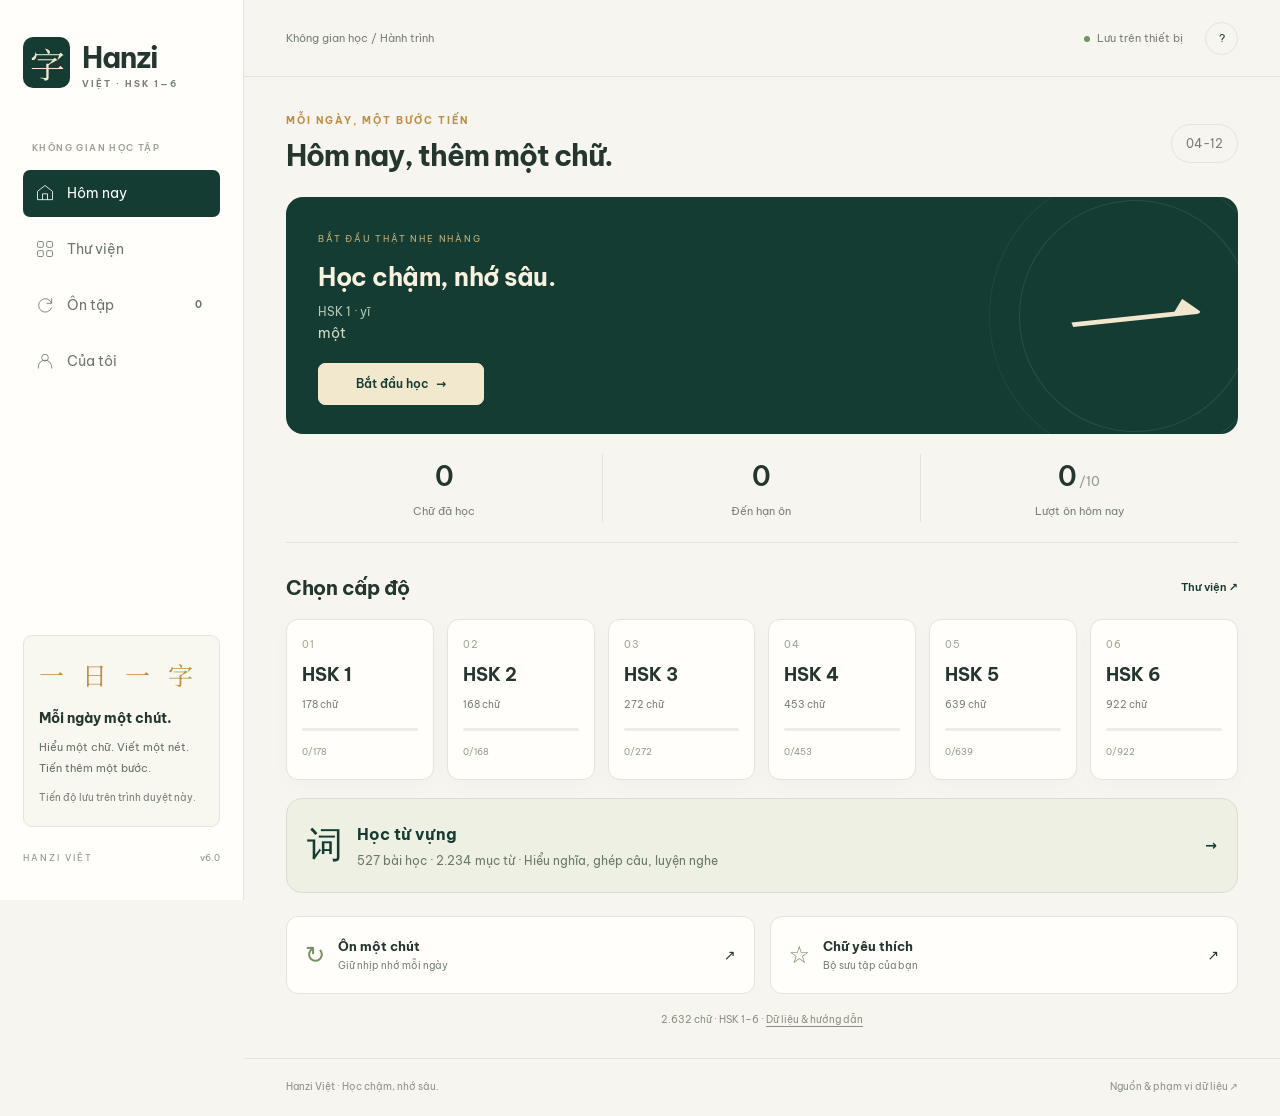
<file: index.html>
<!doctype html><html lang="vi"><head><meta charset="utf-8"><meta name="viewport" content="width=device-width,initial-scale=1,viewport-fit=cover"><meta name="theme-color" content="#153c32"><meta name="description" content="Học chữ Hán HSK 1–6: tra cứu, phân tích thành phần, luyện viết và ôn tập."><title>Hanzi Việt — Mỗi nét, một bước tiến</title><link rel="stylesheet" href="./css/style.css?v=6.0.0"><link rel="stylesheet" href="./css/mobile.css?v=6.1.0"><link rel="icon" href="./icon.svg" type="image/svg+xml"><link rel="stylesheet" href="./css/hanzi-analysis.css?v=2"></head><body>
<aside class="sidebar"><a class="brand" href="#home"><span class="seal">字</span><span>Hanzi<span class="brand-small">VIỆT · HSK 1—6</span></span></a><div class="side-label">KHÔNG GIAN HỌC TẬP</div><nav aria-label="Điều hướng chính"><a href="#home" data-page="home"><svg viewBox="0 0 24 24" fill="none" stroke="currentColor" aria-hidden="true"><path d="m3 10 9-7 9 7v10H3zM9 20v-7h6v7"/></svg> <span>Hôm nay</span></a><a href="#library" data-page="library"><svg viewBox="0 0 24 24" fill="none" stroke="currentColor" aria-hidden="true"><rect x="3" y="3" width="7" height="7" rx="1.5"/><rect x="14" y="3" width="7" height="7" rx="1.5"/><rect x="3" y="14" width="7" height="7" rx="1.5"/><rect x="14" y="14" width="7" height="7" rx="1.5"/></svg> <span>Thư viện</span></a><a href="#review" data-page="review"><svg viewBox="0 0 24 24" fill="none" stroke="currentColor" aria-hidden="true"><path d="M20 10a8 8 0 1 0 0 5M20 4v6h-6"/></svg> <span>Ôn tập</span><b id="dueBadge">0</b></a><a href="#guide" data-page="guide"><svg viewBox="0 0 24 24" fill="none" stroke="currentColor" aria-hidden="true"><circle cx="12" cy="8" r="4"/><path d="M4 21v-2a8 8 0 0 1 16 0v2"/></svg> <span>Của tôi</span></a></nav><div class="side-note"><span>一 日 一 字</span><h3>Mỗi ngày một chút.</h3><p>Hiểu một chữ. Viết một nét.<br>Tiến thêm một bước.</p><div class="tiny">Tiến độ lưu trên trình duyệt này.</div></div><div class="side-footer">HANZI VIỆT <span>v6.0</span></div></aside>
<div class="shell"><header><span id="breadcrumb">Không gian học / Hành trình</span><div class="top-actions"><span class="local-dot">Lưu trên thiết bị</span><button id="helpBtn" class="icon-btn" aria-label="Hướng dẫn">?</button></div></header><main id="main" tabindex="-1"><div class="loading">Đang mở thư viện Hán tự…</div></main><footer>Hanzi Việt · Học chậm, nhớ sâu. <a href="#guide">Nguồn & phạm vi dữ liệu ↗</a></footer></div>
<dialog id="characterDialog"><div class="dialog-top"><span id="dialogLabel">KHÁM PHÁ CHỮ HÁN</span><button id="closeDialog" class="icon-btn" aria-label="Đóng">✕</button></div><div id="characterContent"></div></dialog><div id="toast" role="status" aria-live="polite"></div>
<script src="./vendor/hanzi-writer.min.js" defer></script><script type="module" src="./js/app.js?v=hanzi-3"></script></body></html>
</file>
<file: css/style.css>
@import url('https://fonts.googleapis.com/css2?family=Be+Vietnam+Pro:wght@400;500;600;700;800&family=Noto+Serif+SC:wght@400;500;600&display=swap');
:root{--paper:#f6f5ef;--white:#fffefa;--ink:#24362e;--green:#153c32;--muted:#788076;--line:#e3e5dc;--gold:#be8d42;--pale:#eaf0e6;--red:#a3543f}*{box-sizing:border-box}body{margin:0;background:var(--paper);color:var(--ink);font:14px/1.65 'Be Vietnam Pro',system-ui,sans-serif}button,input,select{font:inherit}button,a{touch-action:manipulation}button{cursor:pointer}a{color:inherit;text-decoration:none}button:focus-visible,a:focus-visible,input:focus-visible,select:focus-visible{outline:3px solid #be8d42;outline-offset:3px}button:disabled{opacity:.45;cursor:default}h1,h2,h3,p{margin-top:0}h1{font-size:34px;letter-spacing:-1.2px;line-height:1.3;margin-bottom:12px}h2{font-size:20px;letter-spacing:-.5px}h3{font-size:16px}p{color:#657166}.sidebar{position:fixed;inset:0 auto 0 0;width:244px;background:var(--white);border-right:1px solid var(--line);padding:34px 23px;display:flex;flex-direction:column}.brand{display:flex;align-items:center;gap:12px;font-size:29px;font-weight:700;letter-spacing:-1px}.seal{display:grid;place-items:center;background:var(--green);color:#f3e8ce;width:47px;height:51px;border-radius:10px;font:35px 'Noto Serif SC',serif}.brand-small{display:block;font-size:9px;letter-spacing:2px;color:var(--muted);margin-top:-5px}.side-label{font-size:9px;font-weight:600;letter-spacing:1.4px;color:#9ba093;margin:49px 9px 14px}nav{display:grid;gap:9px}nav a{display:flex;gap:12px;align-items:center;padding:12px;border-radius:7px;color:#6c766b;font-size:14px}nav a.active{background:var(--green);color:white}nav b{margin-left:auto;font-size:10px;background:#ffffff25;border-radius:5px;padding:1px 6px}.side-note{margin-top:auto;border:1px solid var(--line);border-radius:9px;padding:20px 15px;background:#f8f8f1}.side-note>span{color:var(--gold);font:25px 'Noto Serif SC',serif;letter-spacing:6px}.side-note h3{margin:15px 0 7px;font-size:14px}.side-note p{font-size:11px;line-height:1.9}.tiny{font-size:10px;color:var(--muted)}.side-footer{font-size:9px;letter-spacing:2px;padding-top:24px;color:#8b9385}.side-footer span{float:right;letter-spacing:0}.shell{margin-left:244px}header{height:77px;border-bottom:1px solid var(--line);padding:0 42px;display:flex;align-items:center;justify-content:space-between;font-size:11px;color:var(--muted)}.top-actions{display:flex;gap:22px;align-items:center}.local-dot:before{content:'';display:inline-block;width:6px;height:6px;border-radius:100%;background:#729264;margin-right:7px}.icon-btn{border:1px solid var(--line);border-radius:50%;background:transparent;color:var(--ink);width:33px;height:33px}main{max-width:1310px;margin:auto;padding:36px 42px 20px;min-height:calc(100vh - 145px)}.eyebrow{font-size:10px;letter-spacing:2px;font-weight:700;color:var(--gold);margin-bottom:12px}.heading-row,.section-head{display:flex;align-items:center;justify-content:space-between;gap:15px}.intro p{max-width:600px;font-size:13px}.date-pill{border:1px solid var(--line);padding:8px 14px;border-radius:30px;font-size:11px;color:var(--muted);white-space:nowrap}.hero{background:var(--green);border-radius:13px;overflow:hidden;position:relative;color:#fff9e9;margin:25px 0;min-height:245px;padding:31px 34px;display:flex;align-items:center;justify-content:space-between}.hero-copy{max-width:55%;position:relative;z-index:1}.hero .eyebrow{color:#d6b980}.hero h2{font-size:27px;margin-bottom:10px;line-height:1.4}.hero p{color:#b9cdc0;font-size:12px;max-width:370px}.hero-art{width:240px;align-self:stretch;display:flex;align-items:center;justify-content:center;position:relative}.hero-art:before,.hero-art:after{content:'';position:absolute;border:1px solid #ffffff14;border-radius:50%;width:230px;height:230px}.hero-art:after{width:290px;height:290px}.hero-char{font:150px/1 'Noto Serif SC',serif;color:#f1e7ce;z-index:1;transform:rotate(-7deg)}.hero-art small{position:absolute;bottom:10px;right:0;letter-spacing:3px;color:#c6d1bc;font-size:9px}.btn{border:1px solid var(--line);background:var(--white);color:var(--ink);border-radius:7px;padding:10px 17px;display:inline-flex;align-items:center;justify-content:center;gap:8px;font-weight:500;font-size:12px}.btn.primary{background:var(--green);border-color:var(--green);color:white}.btn.cream{background:#f2e8ce;color:var(--green);border-color:#f2e8ce}.btn.ghost{background:transparent}.btn.small{padding:7px 11px;font-size:11px}.stats{display:grid;grid-template-columns:repeat(4,1fr);gap:15px;margin:25px 0 30px}.stat{background:var(--white);border:1px solid var(--line);border-radius:10px;padding:16px 18px}.stat-top{font-size:11px;color:var(--muted);display:flex;justify-content:space-between}.stat strong{font-size:28px;font-weight:600;letter-spacing:-1px;display:block;margin-top:7px}.stat small{font-size:10px;color:var(--muted)}.section-head{margin:28px 0 15px}.section-head h2{margin:0}.section-head p{font-size:11px;margin:2px 0 0}.text-link{font-size:11px;color:var(--green);font-weight:600}.levels{display:grid;grid-template-columns:repeat(3,1fr);gap:15px}.level-card{background:var(--white);border:1px solid var(--line);border-radius:10px;padding:20px;text-align:left;color:var(--ink);position:relative;transition:transform .15s,border-color .15s}.level-card:hover{transform:translateY(-3px);border-color:#80987b}.level-top{display:flex;justify-content:space-between}.level-no{font-size:10px;padding:3px 8px;border:1px solid var(--line);border-radius:5px;color:var(--muted)}.level-glyph{font:37px 'Noto Serif SC',serif;color:#8ba182}.level-card h3{margin:12px 0 3px;font-size:15px}.level-card p{font-size:10px;margin:0}.progress-line{height:4px;background:#ecede5;border-radius:5px;overflow:hidden;margin:16px 0 7px}.progress-line span{display:block;height:100%;background:#849e6f}.level-meta{display:flex;justify-content:space-between;font-size:10px;color:var(--muted)}.bottom-grid{display:grid;grid-template-columns:1fr 1fr;gap:18px;margin-top:25px}.panel{background:var(--white);border:1px solid var(--line);padding:23px;border-radius:10px}.panel h3{margin-bottom:10px}.daily{display:flex;gap:22px;align-items:center}.daily-glyph{font:66px 'Noto Serif SC',serif;min-width:80px;text-align:center;border-right:1px solid var(--line);padding-right:20px}.daily h3{margin:0}.daily p{font-size:12px;margin:5px 0 10px}.note{font-size:11px;padding:13px 16px;border-radius:7px;background:#eeefe5;color:#65705a;margin:18px 0}.note.warning{background:#fbefdf;color:#856028}.filters{display:flex;gap:10px;align-items:center;flex-wrap:wrap;margin:22px 0 15px}.search{flex:1;min-width:180px;border:1px solid var(--line);background:var(--white);border-radius:8px;padding:12px 14px}.select{border:1px solid var(--line);background:var(--white);border-radius:8px;padding:11px 14px}.segmented{display:flex;gap:5px;flex-wrap:wrap}.chip{border:1px solid var(--line);background:var(--white);border-radius:6px;padding:7px 12px;font-size:11px;color:var(--muted)}.chip.active{background:var(--green);border-color:var(--green);color:white}.library-toolbar{display:flex;justify-content:space-between;align-items:center;margin:18px 0;gap:10px;flex-wrap:wrap;font-size:11px;color:var(--muted)}.char-grid{display:grid;grid-template-columns:repeat(6,1fr);gap:12px}.char-card{position:relative;padding:18px 10px 14px;background:var(--white);border:1px solid var(--line);border-radius:9px;text-align:center;color:var(--ink)}.char-card:hover{border-color:#80987b;background:#f0f4eb}.char-card .hanzi{font:45px/1.4 'Noto Serif SC',serif;display:block}.char-card .py{color:var(--gold);font-size:11px;display:block;min-height:20px}.char-card .meaning{font-size:10px;color:var(--muted);display:block;white-space:nowrap;text-overflow:ellipsis;overflow:hidden}.learned-mark{position:absolute;right:8px;top:6px;color:#6d8e61;font-size:11px}.pagination{display:flex;justify-content:center;align-items:center;gap:15px;margin:23px 0;font-size:12px}footer{max-width:1310px;padding:20px 42px;margin:auto;color:#8d9488;font-size:10px;display:flex;justify-content:space-between;gap:15px;border-top:1px solid var(--line)}dialog{border:1px solid var(--line);border-radius:15px;background:var(--paper);color:var(--ink);max-width:920px;width:calc(100% - 32px);padding:0;max-height:92vh}dialog::backdrop{background:#10271f80;backdrop-filter:blur(3px)}.dialog-top{display:flex;align-items:center;justify-content:space-between;padding:15px 24px;border-bottom:1px solid var(--line);font-size:10px;letter-spacing:1px;position:sticky;top:0;background:var(--paper);z-index:3}.detail-main{display:grid;grid-template-columns:260px 1fr;gap:25px;padding:25px}.writer-col{text-align:center}.writer-box{background:var(--white);border:1px solid var(--line);border-radius:9px;width:240px;height:240px;margin:0 auto 12px;position:relative;background-image:linear-gradient(45deg,transparent 49.7%,#e5e7dc 50%,transparent 50.3%),linear-gradient(-45deg,transparent 49.7%,#e5e7dc 50%,transparent 50.3%),linear-gradient(90deg,transparent 49.7%,#e5e7dc 50%,transparent 50.3%),linear-gradient(transparent 49.7%,#e5e7dc 50%,transparent 50.3%);touch-action:none;overflow:hidden}.writer-fallback{font:150px/240px 'Noto Serif SC',serif;color:#49654b}.writer-actions{display:flex;gap:6px;justify-content:center;flex-wrap:wrap}.writing-status{font-size:11px;color:var(--muted);min-height:36px;margin:12px 0}.detail-title{font-size:31px;margin-bottom:4px}.detail-pinyin{color:var(--gold);font-size:18px}.detail-meaning{font-size:19px;margin:12px 0}.en{font-size:12px;color:var(--muted)}.tag{font-size:10px;display:inline-block;padding:2px 7px;border-radius:4px;background:var(--pale);color:#527049;margin-right:5px}.detail-tabs{display:flex;overflow:auto;gap:8px;border-bottom:1px solid var(--line);margin:18px 0 15px;padding-bottom:8px}.detail-tabs button{white-space:nowrap}.detail-section{font-size:12px}.component{font:24px 'Noto Serif SC',serif;color:var(--green);background:var(--pale);padding:12px;border-radius:8px;margin-bottom:14px;overflow-wrap:anywhere}.detail-section h3{font-size:13px;margin:18px 0 6px}.word-row{border-bottom:1px solid var(--line);padding:10px 0;display:flex;align-items:center;justify-content:space-between;gap:12px}.word-row strong{font:23px 'Noto Serif SC',serif}.word-row p{font-size:11px;margin:0}.word-row span{font-size:11px;color:var(--gold)}.sentence{border-left:3px solid #9eb38a;padding:4px 12px;margin:13px 0}.sentence .zh{font:22px/1.7 'Noto Serif SC',serif}.sentence p{margin:4px 0}.detail-buttons{display:flex;flex-wrap:wrap;gap:7px;margin-top:18px}.empty{text-align:center;padding:50px 20px;color:var(--muted)}.review-card{max-width:650px;margin:25px auto;text-align:center;padding:35px}.review-glyph{font:130px 'Noto Serif SC',serif;margin:20px 0}.review-answer{border-top:1px solid var(--line);margin-top:20px;padding-top:20px}.review-actions{display:flex;justify-content:center;gap:10px;flex-wrap:wrap;margin-top:20px}.review-actions .again{border-color:#d7b9a9;color:var(--red)}.guide-grid{display:grid;grid-template-columns:1fr 1fr;gap:18px}.guide-grid .panel{font-size:12px}.guide-grid li{margin-bottom:10px;color:#657166}.source-link{display:block;text-decoration:underline;text-underline-offset:3px;margin:8px 0;color:var(--green)}.coverage{width:100%;border-collapse:collapse;font-size:11px}.coverage th,.coverage td{text-align:left;padding:10px;border-bottom:1px solid var(--line)}#toast{position:fixed;bottom:26px;left:50%;transform:translateX(-50%);background:var(--green);color:white;border-radius:8px;padding:12px 20px;z-index:20;font-size:12px;display:none;max-width:90vw}.loading{padding:70px;text-align:center;color:var(--muted)}.error{padding:20px;background:#fbefdf;border-radius:10px;color:#854f2f}.file-input{display:none}.guide-wide{grid-column:1/-1}.notice-small{font-size:10px;color:var(--muted)}
@media(min-width:1450px){.char-grid{grid-template-columns:repeat(8,1fr)}}
@media(max-width:1100px){.sidebar{width:205px;padding:28px 15px}.shell{margin-left:205px}main{padding:28px}header{padding:0 28px}.char-grid{grid-template-columns:repeat(5,1fr)}.levels{gap:10px}.hero-art{width:180px}.hero-char{font-size:125px}.stats{gap:10px}.stat{padding:14px}.stat strong{font-size:25px}.detail-main{grid-template-columns:245px 1fr;gap:15px;padding:20px}}
@media(max-width:760px){.sidebar{position:relative;width:100%;padding:15px 18px;border-right:0;border-bottom:1px solid var(--line);display:block}.brand{font-size:24px}.seal{width:36px;height:39px;font-size:28px}.brand-small{font-size:8px}.side-label,.side-note,.side-footer{display:none}nav{display:flex;gap:5px;margin-top:15px;overflow:auto}nav a{font-size:11px;padding:9px;gap:5px;white-space:nowrap;flex:1;justify-content:center}nav a:last-child span{font-size:0}nav a:last-child span:after{content:'Trợ giúp';font-size:11px}nav b{display:none}.shell{margin-left:0}header{height:48px;padding:0 19px;font-size:10px}.local-dot{display:none}main{padding:24px 18px 20px}h1{font-size:27px}.date-pill{display:none}.intro p{font-size:12px}.hero{padding:24px 21px;min-height:230px;margin:20px 0}.hero-copy{max-width:72%}.hero h2{font-size:23px}.hero p{font-size:11px}.hero-art{width:80px}.hero-char{font-size:90px}.hero-art:before{width:150px;height:150px}.hero-art:after{width:200px;height:200px}.hero-art small{display:none}.stats{grid-template-columns:1fr 1fr;gap:10px;margin:20px 0}.stat{padding:13px 15px}.stat strong{font-size:27px}.stat-top{font-size:10px}.levels{grid-template-columns:1fr 1fr}.level-card{padding:16px}.level-card p{font-size:9px}.bottom-grid,.guide-grid{grid-template-columns:1fr}.guide-wide{grid-column:auto}.panel{padding:19px}.section-head h2{font-size:18px}.char-grid{grid-template-columns:repeat(3,1fr);gap:9px}.char-card{padding:13px 7px}.char-card .hanzi{font-size:41px}.filters{gap:8px}.search{min-width:100%;order:-1}.select{flex:1;padding:9px;font-size:11px}.segmented{gap:5px}.chip{padding:6px 10px}.detail-main{display:flex;flex-direction:column;padding:17px}.detail-title{font-size:25px}.detail-info{min-width:0}.writer-col{border-bottom:1px solid var(--line);padding-bottom:15px}.detail-pinyin{font-size:16px}.detail-meaning{font-size:18px}.detail-tabs{position:sticky;top:64px;background:var(--paper);z-index:2;padding-top:6px}.dialog-top{padding:12px 17px}dialog{width:calc(100% - 16px);max-height:94vh}.review-glyph{font-size:110px}.review-card{padding:25px 16px}footer{padding:16px 18px;font-size:9px;display:block}footer a{display:block;margin-top:5px}.section-head .text-link{font-size:10px}.daily-glyph{font-size:53px}.coverage th,.coverage td{padding:8px 4px}.guide-grid .panel{overflow:auto}}
@media(prefers-reduced-motion:reduce){*{scroll-behavior:auto!important;transition:none!important}}
/* v2: content-first mobile dialog, visible tab panels and explicit scrolling. */
dialog{overflow-y:auto;overscroll-behavior:contain;max-height:92dvh;scroll-padding-top:70px}.detail-section{min-height:210px;scroll-margin-top:130px;outline-offset:4px}.detail-tabs{position:sticky;top:64px;background:var(--paper);z-index:2;flex-wrap:wrap;overflow:visible;padding-top:8px}.detail-tabs .chip{font-size:12px;padding:9px 12px;min-height:42px}.detail-overview{overflow-wrap:anywhere}.panel-title{font-size:18px!important;margin:4px 0 8px!important}.panel-lead{color:var(--muted);font-size:12px}.structure-overview{display:grid;grid-template-columns:1fr 1fr;gap:15px}.structure-overview .component{margin:5px 0}.ids-tree{padding:18px;background:var(--white);border:1px solid var(--line);border-radius:9px;overflow:auto;margin-bottom:12px}.ids-node{text-align:center}.ids-label{font-size:11px;color:#6c7f62}.ids-children{display:flex;gap:14px;align-items:center;justify-content:center;padding-top:12px}.ids-leaf{font:34px 'Noto Serif SC',serif;background:var(--pale);padding:8px 13px;border-radius:7px}.component-item{display:flex;gap:13px;align-items:center;padding:13px 0;border-bottom:1px solid var(--line)}.component-item .part-char{font:30px 'Noto Serif SC',serif;min-width:42px;text-align:center}.component-item>div{flex:1}.component-item p{margin:3px 0;font-size:11px}.sense-card,.usage-card{background:var(--white);border:1px solid var(--line);border-radius:8px;padding:15px;margin:12px 0}.sense-card ul{padding-left:20px}.sense-card li{margin:4px 0}.pattern{background:var(--pale);padding:12px;border-radius:5px}.sentence-source a{text-decoration:underline}.word-senses{font-size:11px;margin-top:6px}.word-senses summary{cursor:pointer;color:var(--green)}.word-senses p{padding:5px 0}.detail-meaning{font-size:17px;max-height:150px;overflow:auto}.jump-write{margin:20px 0;display:none}.writer-col h3{font-size:14px}.memory-note{border-left:3px solid var(--gold)}
@media(max-width:760px){dialog{max-height:94dvh;width:calc(100% - 16px)}.detail-info{order:0}.writer-col{order:1;border-top:1px solid var(--line);border-bottom:0;padding:20px 0 10px;scroll-margin-top:70px}.detail-main{gap:15px}.detail-tabs{top:55px;gap:6px;margin:14px 0 15px}.detail-tabs .chip{flex:1;white-space:nowrap;font-size:11px;padding:9px 7px}.detail-section{font-size:14px;scroll-margin-top:124px;min-height:250px}.detail-section p{line-height:1.8}.detail-section h3{font-size:15px}.detail-title{font-size:27px}.detail-meaning{font-size:17px;margin:9px 0}.detail-buttons{gap:6px;margin-top:12px}.detail-buttons .btn{min-height:38px}.structure-overview{gap:12px}.ids-tree{padding:15px 8px}.ids-children{gap:8px}.ids-leaf{font-size:28px;padding:8px}.jump-write{display:inline-flex}.sentence .zh{font-size:23px}.word-row p{font-size:13px}.detail-tabs .chip.active{box-shadow:0 2px 0 #d1b67d}.dialog-top{top:0}.notice-small{line-height:1.7}.word-row{align-items:flex-start}.word-row .btn{flex-shrink:0}}
@media(max-width:760px){.detail-tabs{display:grid;grid-template-columns:repeat(2,minmax(0,1fr));gap:7px}.detail-tabs .chip{width:100%;min-width:0;font-size:12px}.detail-section{scroll-margin-top:180px}}
</file>
<file: css/mobile.css>
/* Hanzi Việt v3 — short learning cards, independent canvas, thumb navigation. */
:root{--nav-h:72px;--card-shadow:0 6px 24px #193f2f05}button,a,input,select{ -webkit-tap-highlight-color:transparent}.muted{color:var(--muted)}.home-greeting{display:flex;align-items:center;justify-content:space-between;margin:0 0 23px}.home-greeting .eyebrow{margin-bottom:7px}.home-greeting h1{font-size:29px;margin:0}.day-badge{font-size:12px;border:1px solid var(--line);border-radius:30px;padding:9px 14px;color:var(--muted)}.continue-card{background:var(--green);border-radius:17px;padding:29px 32px;display:flex;justify-content:space-between;gap:20px;min-height:236px;overflow:hidden;position:relative;color:#f8f1df}.continue-kicker{font-size:9px;letter-spacing:1.8px;color:#c6b37c}.continue-copy{position:relative;z-index:1;max-width:70%}.continue-copy h2{font-size:25px;line-height:1.4;margin:11px 0 7px}.continue-copy p{font-size:12px;color:#b4c9b8;margin-bottom:18px}.continue-copy p span{color:#d1ddcb;font-size:14px}.continue-copy .btn{min-width:166px;font-weight:600}.continue-glyph{font:142px/1 'Noto Serif SC',serif;color:#f1e7ce;align-self:center;position:relative;transform:rotate(-6deg)}.continue-glyph:before{content:'';width:230px;height:230px;border:1px solid #dbe5d51a;border-radius:50%;position:absolute;left:50%;top:50%;transform:translate(-50%,-50%)}.continue-glyph:after{content:'';width:290px;height:290px;border:1px solid #dbe5d510;border-radius:50%;position:absolute;left:50%;top:50%;transform:translate(-50%,-50%)}.mini-stats{display:grid;grid-template-columns:repeat(3,1fr);padding:20px 0;border-bottom:1px solid var(--line);margin-bottom:25px}.mini-stats>div{text-align:center;border-right:1px solid var(--line)}.mini-stats>div:last-child{border:0}.mini-stats strong{display:block;font-size:27px;font-weight:600}.mini-stats small{font-size:13px;font-weight:400;color:#8f998a;margin-left:2px}.mini-stats span{font-size:11px;color:var(--muted)}.compact-levels{display:grid;grid-template-columns:repeat(6,minmax(0,1fr));gap:13px}.compact-level{padding:17px 15px;background:var(--white);border:1px solid var(--line);border-radius:12px;text-align:left;color:var(--ink);box-shadow:var(--card-shadow);position:relative}.level-index{font-size:10px;color:#9aa98f;letter-spacing:1px;display:block}.compact-level strong{font-size:18px;display:block;margin:7px 0 2px}.compact-level>small{font-size:10px;color:var(--muted)}.compact-level .progress-line{height:3px;margin:13px 0 8px}.level-completion{font-size:9px;color:#929c89}.compact-level:hover{border-color:#8eaa83;background:#f0f3e8}.home-shortcuts{display:grid;grid-template-columns:1fr 1fr;gap:15px;margin:23px 0 18px}.home-shortcuts>a,.home-shortcuts>button{border:1px solid var(--line);background:var(--white);border-radius:12px;display:flex;align-items:center;gap:13px;padding:18px;text-align:left;color:var(--ink)}.home-shortcuts>*>div{flex:1}.home-shortcuts b{font-size:13px;display:block}.home-shortcuts small{font-size:10px;color:var(--muted);display:block}.shortcut-symbol{font-size:24px;color:#739064}.home-footnote{text-align:center;font-size:10px;color:#889180}.home-footnote a{text-decoration:underline;text-underline-offset:3px}.backup-panel{margin:20px 0}.backup-actions{display:flex;gap:10px}.guide-accordions{display:grid;gap:12px}.guide-topic{background:var(--white);border:1px solid var(--line);border-radius:12px;padding:0 20px;overflow:hidden;font-size:12px}.guide-topic>summary{padding:20px 0;list-style:none;cursor:pointer;font-size:14px;font-weight:500;display:flex;gap:14px;align-items:center}.guide-topic>summary::-webkit-details-marker{display:none}.guide-topic>summary>span{color:var(--gold);font-size:11px}.guide-topic>summary>b{margin-left:auto;font-weight:400}.guide-topic[open]>summary{border-bottom:1px solid var(--line);margin-bottom:17px}.guide-topic p{line-height:1.8}.guide-topic li{margin-bottom:10px}.guide-topic ol{padding-left:22px}.guide-topic[open]>summary>b{transform:rotate(45deg)}
/* Learning shell: only the active stage scrolls. */
#characterDialog{width:min(780px,calc(100% - 40px));height:min(820px,calc(100dvh - 40px));max-height:calc(100dvh - 40px);padding:0;overflow:hidden;border-radius:20px;scroll-padding:0;background:#f7f7f0}#characterDialog[open]{display:flex;flex-direction:column}#characterDialog .dialog-top{position:relative;flex-shrink:0;padding:12px 22px;height:57px;background:var(--white);letter-spacing:0}.study-heading{font-size:10px;letter-spacing:1.5px;color:#6d7e68}.study-heading-level{display:block;font-size:10px;color:#98a08e;letter-spacing:0;margin-top:1px}.dialog-top .icon-btn{height:36px;width:36px}#characterContent{min-height:0;flex:1}.study-layout{height:100%;display:flex;flex-direction:column}.study-identity{display:flex;gap:14px;align-items:center;padding:16px 25px 14px;flex-shrink:0}.identity-char{font:57px/1.1 'Noto Serif SC',serif;color:var(--green);min-width:64px;text-align:center}.identity-copy{min-width:0;flex:1}.identity-reading{font-size:17px;color:var(--gold);line-height:1.5}.identity-reading .tag{margin-left:8px;vertical-align:middle;font-size:9px}.meaning-disclosure{font-size:13px;position:relative}.meaning-disclosure>summary{list-style:none;cursor:pointer;display:-webkit-box;-webkit-line-clamp:2;-webkit-box-orient:vertical;overflow:hidden;line-height:1.5}.meaning-disclosure>summary::-webkit-details-marker{display:none}.meaning-disclosure[open]>p{position:absolute;inset:30px -10px auto -10px;background:var(--white);box-shadow:0 8px 25px #203e2920;border:1px solid var(--line);padding:14px;border-radius:9px;z-index:5;font-size:13px;color:var(--ink);max-height:190px;overflow:auto}.round-action{width:42px;height:42px;flex-shrink:0;border-radius:50%;border:1px solid var(--line);background:var(--white);color:var(--green);font-size:18px;display:inline-grid;place-items:center}.round-action.is-favorite{background:#f6edda;border-color:#d6ba7e;color:var(--gold)}.study-tabs{display:flex;gap:2px;margin:0 22px;border-bottom:1px solid var(--line);flex-shrink:0}.study-tabs button{flex:1;display:flex;flex-direction:column;gap:2px;align-items:center;padding:8px 2px 10px;border:0;border-bottom:2px solid transparent;color:#8c9583;background:transparent;font-size:11px;white-space:nowrap;min-height:51px}.study-tabs button>span{font-size:16px;line-height:1.1;height:19px}.study-tabs button.selected{color:var(--green);border-bottom-color:var(--green);font-weight:600}.study-tabs button.passed{color:#8d9c72}.study-scroll{flex:1;min-height:0;overflow-y:auto;overscroll-behavior:contain;padding:22px 28px 18px;scrollbar-width:thin;scrollbar-color:#c5ceba transparent;outline:none}.study-scroll>*{max-width:570px;margin-left:auto;margin-right:auto}.stage-kicker{font-size:9px;letter-spacing:1.4px;color:var(--gold);font-weight:600;margin-bottom:6px}.stage-title{font-size:18px;margin:0 0 15px;line-height:1.5;font-weight:600;letter-spacing:-.5px}.study-card{border:1px solid var(--line);border-radius:14px;background:var(--white);padding:22px;box-shadow:var(--card-shadow)}.study-card>p:last-child{margin-bottom:0}.structure-card{padding:19px 22px}.radical-pair{display:grid;grid-template-columns:1fr 1fr;gap:18px;text-align:center}.radical-pair>div:first-child{border-right:1px solid var(--line)}.radical-pair>div>span{display:block;font-size:10px;color:var(--muted)}.radical-pair strong{display:block;font:45px/1.4 'Noto Serif SC',serif;color:var(--green);margin:5px 0}.radical-pair p{font-size:11px;margin:0}.compact-tree{border-top:1px solid var(--line);padding-top:14px;margin-top:16px;text-align:center}.tiny-tree-node>span{font-size:9px;color:#8b977c}.tiny-tree-node>div{display:flex;gap:13px;align-items:center;justify-content:center;margin-top:7px}.tiny-tree-node b{font:28px 'Noto Serif SC',serif;color:var(--green);background:#eef1e5;border-radius:5px;padding:4px 10px}.parts-strip{display:flex;gap:8px;flex-wrap:wrap;margin-top:13px}.part-pill{flex:1;min-width:70px;display:flex;align-items:center;justify-content:center;gap:7px;padding:9px 8px;border:1px solid var(--line);border-radius:9px;background:var(--white);color:var(--ink)}.part-pill b{font:24px 'Noto Serif SC',serif}.part-pill span{font-size:10px;text-align:left;max-width:110px}.part-pill:disabled{opacity:1;cursor:default}.stage-hint{font-size:11px;color:#859174;line-height:1.7;margin:12px 0}.full-disclosure{border-top:1px solid var(--line);margin-top:16px;font-size:12px}.full-disclosure>summary{cursor:pointer;list-style:none;display:flex;align-items:center;justify-content:space-between;color:#6d7f63;font-size:11px;min-height:44px;gap:10px}.full-disclosure>summary::-webkit-details-marker{display:none}.full-disclosure>summary>span{font-size:17px}.full-disclosure[open]>summary>span{transform:rotate(45deg)}.expanded-copy{padding:12px 0}.expanded-copy .panel-title{font-size:16px!important}.expanded-copy .word-row p{font-size:12px}.expanded-copy .sentence .zh{font-size:21px}.writing-stage{text-align:center}.study-scroll .writer-box{width:240px;height:240px;background-color:var(--white);margin:18px auto 12px;border-radius:14px}.study-scroll .writing-status{font-size:11px;line-height:1.6;min-height:34px;max-width:300px;margin:8px auto 14px}.writing-controls{display:flex;gap:9px;align-items:center;justify-content:center}.writing-controls .btn{min-height:42px;min-width:100px}.study-segment{display:flex;padding:4px;background:#e9eee0;border-radius:9px;gap:4px;margin-bottom:16px}.study-segment button{border:0;border-radius:6px;background:transparent;flex:1;padding:8px 12px;font-size:12px;color:#829072;min-height:37px}.study-segment button.selected{background:var(--white);color:var(--green);box-shadow:0 1px 5px #31532e09}.study-segment button span{font-size:9px;padding:1px 4px;margin-left:4px;opacity:.7}.word-flash{text-align:center;padding:23px 23px 21px;min-height:240px;display:flex;flex-direction:column;align-items:center}.word-flash .tag{align-self:center;font-size:9px}.word-flash-char{font:46px/1.55 'Noto Serif SC',serif;color:var(--green);margin:9px 0 0;overflow-wrap:anywhere}.word-flash-py{font-size:14px;color:var(--gold)}.word-flash-meaning{font-size:15px;line-height:1.7;margin:16px 0;color:var(--ink)}.audio-pill{border:1px solid #dfe6d5;background:#f1f5e9;color:var(--green);border-radius:30px;padding:8px 16px;font-size:11px;min-height:39px;display:inline-flex;align-items:center;justify-content:center}.card-pager{display:flex;align-items:center;justify-content:center;gap:27px;margin:15px auto 4px;font-size:12px}.card-pager .round-action{width:39px;height:39px;font-size:17px}.flash-label{font-size:9px;letter-spacing:1.5px;color:#8d9b7c;font-weight:600}.sentence-flash{text-align:center;padding:24px}.sentence-flash-zh{font:29px/1.8 'Noto Serif SC',serif;color:var(--green);margin:24px 0 20px;overflow-wrap:anywhere}.translation-box{background:#f3f4ec;border-radius:10px;padding:15px;margin-top:21px;text-align:center}.translation-box>span{font-size:11px;color:#8a957d;display:block}.translation-box>p{font-size:14px;color:var(--ink);margin:0 0 8px}.translation-box>button{background:transparent;border:0;padding:5px;font-size:11px}.source-disclosure{font-size:10px;color:#8a957e;margin-top:16px;text-align:left;width:100%;line-height:1.8}.source-disclosure>summary{cursor:pointer;font-size:10px;color:#8a957e}.source-disclosure a{text-decoration:underline}.source-disclosure p{margin:7px 0 0}.source-caption{display:block;font-size:10px;color:#8a957e;line-height:1.7;margin-top:15px}.usage-flash h3{font-size:17px;margin-bottom:14px;line-height:1.6}.usage-flash>.pattern{font-size:13px}.usage-example{font:25px/1.7 'Noto Serif SC',serif;color:var(--green);margin:21px 0 6px}.usage-flash>p{font-size:13px}.usage-trap{background:#f7efdf;border-radius:8px;padding:12px;margin:17px 0}.usage-trap span{font-size:8px;letter-spacing:1px;color:#ae8a4d}.usage-trap p{font-size:12px;margin:4px 0;color:#80673c;line-height:1.8}.usage-word{display:flex;gap:13px;align-items:center;padding:12px 0;border-bottom:1px solid var(--line);font-size:12px}.usage-word b{font:25px 'Noto Serif SC',serif;min-width:62px}.origin-flash{text-align:center}.origin-glyph{font:62px 'Noto Serif SC',serif;color:var(--green);display:block;margin:2px 0 13px}.origin-flash h3{font-size:16px;margin:9px 0}.origin-flash>p{font-size:14px;line-height:1.9;text-align:left}.empty-stage{text-align:center;padding:35px 22px}.empty-stage h3{font-size:16px}.empty-stage p{font-size:13px}.empty-glyph{font:60px 'Noto Serif SC',serif;color:#a0b28b;display:block;margin-bottom:14px}.study-bottom{padding:11px 24px 17px;background:var(--white);border-top:1px solid var(--line);flex-shrink:0;z-index:6}.study-progress-meta{display:flex;align-items:center;justify-content:space-between;margin-bottom:9px;gap:10px;font-size:10px;color:#8d9780}.study-progress-meta>button{background:none;border:0;padding:0;font-size:10px;min-height:25px}.study-controls{display:flex;gap:10px}.step-back{border:1px solid var(--line);background:#f9faf3;color:#5c7152;border-radius:9px;min-width:47px;min-height:46px;font-size:20px}.step-primary{flex:1;display:flex;justify-content:space-between;border-radius:9px;font-size:12px}.session-complete{height:100%;display:flex;flex-direction:column;align-items:center;justify-content:center;padding:30px;text-align:center}.complete-seal{font:110px 'Noto Serif SC',serif;color:var(--green);display:block;margin-bottom:25px}.session-complete h2{font-size:23px}.session-complete p{font-size:13px;line-height:1.9}.session-complete .btn{margin:7px;min-width:200px}.study-scroll:focus-visible{outline:2px solid #bd9857;outline-offset:-3px}body.learning-open{overflow:hidden}#toast{bottom:95px}.review-card .review-actions{gap:8px}.review-card .btn{min-height:43px}.review-card .review-answer h2{font-size:19px;line-height:1.6}.review-card .review-glyph{margin:15px 0}.review-card .review-answer{padding-top:15px}.library-toolbar{scroll-margin-top:95px}#libraryResults{scroll-margin-top:16px}
@media (max-width:1100px) and (min-width:761px){.compact-levels{grid-template-columns:repeat(3,1fr)}.compact-level{padding:14px}.compact-level .progress-line{margin-top:10px}.continue-glyph{font-size:115px}}
@media (max-width:760px){
 .sidebar{position:static;width:100%;display:flex;flex-direction:row;align-items:center;justify-content:space-between;padding:15px 21px 11px;min-height:66px;background:var(--paper);border:0}.brand{font-size:23px;gap:9px}.brand .seal{width:32px;height:36px;border-radius:8px;font-size:26px}.brand-small{font-size:7px;letter-spacing:1.8px;margin-top:-3px}.sidebar nav{position:fixed;inset:auto 0 0 0;height:calc(var(--nav-h) + env(safe-area-inset-bottom));margin:0;z-index:10;background:#fffefaf5;backdrop-filter:blur(15px);border-top:1px solid var(--line);padding:9px 14px calc(9px + env(safe-area-inset-bottom));display:grid;grid-template-columns:repeat(4,1fr);gap:5px;overflow:visible}.sidebar nav a{display:flex;flex-direction:column;gap:3px;justify-content:center;align-items:center;padding:4px 5px;font-size:10px;min-height:47px;border-radius:10px;line-height:1.3;color:#97a08c}.sidebar nav a>svg{width:21px;height:21px;stroke-width:1.6}.sidebar nav a.active{color:var(--green);background:#edf2e5}.sidebar nav a span{font-size:10px!important;white-space:nowrap}.sidebar nav a:last-child span:after{display:none}.sidebar nav b{display:none}.shell{margin-left:0}header{position:absolute;top:15px;right:21px;width:auto;height:36px;padding:0;border:0}header>#breadcrumb{display:none}header .icon-btn{width:33px;height:33px;background:var(--white)}.top-actions{gap:0}main{padding:14px 20px 22px;min-height:calc(100dvh - 160px);max-width:600px;margin:auto}.shell>footer{display:none}body{padding-bottom:calc(var(--nav-h) + env(safe-area-inset-bottom))}.home-greeting{margin:7px 0 19px}.home-greeting .eyebrow{font-size:8px;letter-spacing:1.4px}.home-greeting h1{font-size:23px;letter-spacing:-.9px}.day-badge{font-size:10px;padding:6px 10px;margin-left:5px}.continue-card{min-height:189px;padding:23px 22px;border-radius:16px;gap:5px}.continue-kicker{font-size:7px;letter-spacing:1.3px}.continue-copy{max-width:75%}.continue-copy h2{font-size:19px;margin:9px 0 7px}.continue-copy p{font-size:10px;margin:0 0 15px;line-height:1.7}.continue-copy p span{font-size:11px}.continue-copy .btn{padding:9px 15px;min-height:39px;min-width:145px;font-size:11px}.continue-glyph{font-size:82px;margin-right:-1px}.continue-glyph:before{width:150px;height:150px}.continue-glyph:after{width:205px;height:205px}.mini-stats{padding:17px 0;margin:0 0 21px}.mini-stats strong{font-size:25px;line-height:1.5}.mini-stats span{font-size:9px}.mini-stats small{font-size:11px}.level-heading{margin:0 0 12px}.level-heading h2{font-size:17px}.level-heading .text-link{font-size:10px}.compact-levels{grid-template-columns:repeat(3,minmax(0,1fr));gap:9px}.compact-level{padding:12px 13px 10px;border-radius:10px}.level-index{position:absolute;right:10px;top:12px;font-size:8px;letter-spacing:0;color:#bac3ad}.compact-level strong{font-size:16px;line-height:1.6;margin:2px 0}.compact-level>small{font-size:9px}.compact-level .progress-line{margin:10px 0 4px;height:3px}.level-completion{font-size:8px}.home-shortcuts{gap:9px;margin:17px 0 12px}.home-shortcuts>a,.home-shortcuts>button{padding:12px;gap:8px;border-radius:10px}.home-shortcuts b{font-size:10px;line-height:1.8}.home-shortcuts small{font-size:8px;line-height:1.8}.shortcut-symbol{font-size:19px}.home-shortcuts>*>span:last-child{font-size:11px}.home-footnote{font-size:8px;margin:15px 0 3px}.intro>.eyebrow{font-size:8px;letter-spacing:1.2px;margin-bottom:7px}.intro h1{font-size:24px;margin-bottom:8px}.intro>p{font-size:11px;line-height:1.8;margin-bottom:17px}.intro{margin-top:7px}.filters{margin:15px 0 12px;gap:8px}.search{font-size:13px;padding:12px;border-radius:10px;min-height:45px}.filters .select{font-size:11px;padding:9px 12px;min-height:40px}.segmented{display:flex;flex-wrap:nowrap;gap:5px;overflow:auto;scrollbar-width:none;padding-bottom:3px}.segmented .chip{font-size:10px;padding:7px 10px;white-space:nowrap;flex-shrink:0}.library-toolbar{margin:14px 0 12px;font-size:10px}.library-toolbar>span:last-child{display:none}.char-grid{grid-template-columns:repeat(4,minmax(0,1fr));gap:8px}.char-card{padding:11px 5px 10px;border-radius:10px;min-width:0}.char-card .hanzi{font-size:35px;line-height:1.45}.char-card .py{font-size:9px;min-height:17px}.char-card .meaning{font-size:8px;line-height:1.7}.learned-mark{font-size:8px;right:6px;top:4px}.pagination{margin:18px 0;font-size:10px;gap:14px}.pagination .btn{min-height:39px}.review-card{margin:20px auto;padding:23px 17px;border-radius:15px}.review-card .review-glyph{font-size:103px}.review-card .eyebrow{font-size:9px}.review-card .review-actions .btn{font-size:10px;padding:9px 10px;flex:1;white-space:nowrap}.review-card .review-actions{gap:5px}.backup-panel{padding:21px 18px;border-radius:13px;margin:17px 0}.backup-panel h2{font-size:19px}.backup-panel p{font-size:12px}.backup-actions .btn{font-size:11px;flex:1;min-height:43px;padding:9px}.guide-topic{padding:0 15px;border-radius:11px}.guide-topic>summary{font-size:12px;padding:18px 0;gap:10px}.guide-topic p,.guide-topic li{font-size:12px}.guide-accordions{gap:10px}.guide-topic .coverage{font-size:10px}
 /* Fullscreen lesson; header and primary controls never scroll away. */
 #characterDialog{width:100%;max-width:none;height:100dvh;max-height:100dvh;margin:0;border:0;border-radius:0;inset:0;overflow:hidden}.learning-open .sidebar nav{display:none}.learning-open{padding-bottom:0}#characterDialog .dialog-top{height:52px;padding:8px 18px;background:var(--paper);border-bottom:0}.study-heading{font-size:8px;letter-spacing:1.3px}.study-heading-level{font-size:9px;margin-top:2px}.dialog-top .icon-btn{width:35px;height:35px;background:var(--white)}.study-identity{padding:5px 19px 13px;gap:11px}.identity-char{font-size:48px;min-width:49px}.identity-reading{font-size:15px}.identity-reading .tag{font-size:7px;margin-left:4px;padding:1px 5px}.meaning-disclosure{font-size:11px;line-height:1.6}.study-identity>.round-action{height:35px;width:35px;font-size:17px}.study-tabs{gap:0;margin:0 17px}.study-tabs button{font-size:9px;min-height:53px;padding:8px 0 9px;gap:4px}.study-tabs button>span{font-size:17px}.study-scroll{padding:18px 20px 14px}.stage-kicker{font-size:8px;margin-bottom:6px;letter-spacing:1.3px}.stage-title{font-size:16px;margin-bottom:13px}.study-card{padding:19px;border-radius:13px}.structure-card{padding:17px 18px}.radical-pair strong{font-size:39px;margin:3px 0}.radical-pair p{font-size:10px}.radical-pair>div>span{font-size:9px}.compact-tree{padding-top:12px;margin-top:13px}.tiny-tree-node>span{font-size:8px}.tiny-tree-node>div{gap:9px;margin-top:6px}.tiny-tree-node b{font-size:25px;padding:3px 10px}.parts-strip{gap:6px;margin-top:10px}.part-pill{min-width:70px;padding:7px 6px;gap:5px;min-height:41px}.part-pill b{font-size:20px}.part-pill span{font-size:9px;max-width:83px}.stage-hint{font-size:10px;margin:10px 0}.full-disclosure{margin-top:12px}.full-disclosure>summary{font-size:10px;min-height:42px}.study-scroll .writer-box{margin:10px auto 8px}.study-scroll .writing-status{margin:6px auto 12px;font-size:10px;min-height:30px;max-width:280px}.writing-controls{gap:8px}.writing-controls .btn{font-size:11px;min-height:42px;min-width:98px;padding:9px 12px}.writing-controls .round-action{width:40px;height:40px}.study-segment{padding:4px;margin-bottom:14px}.study-segment button{font-size:11px;padding:7px 10px;min-height:35px}.study-segment button span{font-size:8px}.word-flash{min-height:242px;padding:19px}.word-flash-char{font-size:43px;margin:10px 0 0}.word-flash-py{font-size:13px}.word-flash-meaning{font-size:13px;line-height:1.8;margin:14px 0}.audio-pill{font-size:10px;padding:8px 15px;min-height:38px}.card-pager{margin-top:13px;font-size:11px;gap:28px}.card-pager .round-action{width:39px;height:39px}.sentence-flash{padding:22px 19px;min-height:250px}.sentence-flash-zh{font-size:27px;line-height:1.8;margin:19px 0 18px}.translation-box{padding:12px;margin-top:17px}.translation-box>span{font-size:10px}.translation-box>p{font-size:13px}.translation-box>button{font-size:10px;min-height:31px}.flash-label{font-size:8px}.usage-flash h3{font-size:16px;margin-bottom:12px}.usage-flash .pattern{font-size:12px;padding:10px}.usage-example{font-size:24px;margin-top:17px}.usage-flash>p{font-size:12px}.usage-trap{margin:14px 0;padding:11px}.usage-trap p{font-size:11px}.usage-trap span{font-size:7px}.origin-glyph{font-size:53px;margin:0 0 10px}.origin-flash h3{font-size:15px}.origin-flash>p{font-size:13px;line-height:1.9}.source-caption{font-size:9px;margin-top:12px}.study-bottom{padding:7px 17px calc(12px + env(safe-area-inset-bottom))}.study-progress-meta{font-size:9px;margin-bottom:5px}.study-progress-meta>button{font-size:9px}.study-controls{gap:8px}.step-back{min-width:44px;min-height:45px;border-radius:9px;font-size:20px}.step-primary{font-size:11px;padding:10px 16px;min-height:45px}.session-complete{padding:25px}.complete-seal{font-size:100px}.session-complete h2{font-size:21px}.session-complete p{font-size:12px}.session-complete .btn{min-height:45px}.source-disclosure>summary{min-height:32px}.expanded-copy .detail-section{min-height:0}#toast{bottom:calc(85px + env(safe-area-inset-bottom));font-size:11px;padding:10px 15px;max-width:calc(100% - 35px)}.study-tabs button:focus-visible{outline-offset:-3px}
}
@media (max-height:680px) and (max-width:760px){#characterDialog .dialog-top{height:43px;padding-top:4px;padding-bottom:4px}.study-identity{padding-top:2px;padding-bottom:8px}.identity-char{font-size:39px}.study-tabs button{min-height:45px;padding:5px 0 6px;gap:2px}.study-tabs button>span{font-size:15px;height:16px}.study-scroll{padding:13px 17px}.stage-title{font-size:14px;margin-bottom:10px}.study-scroll .writer-box{margin:5px auto;transform:scale(.88);transform-origin:top center;margin-bottom:-22px}.study-scroll .writing-status{margin-top:6px;min-height:24px}.word-flash{min-height:210px}.sentence-flash{min-height:215px}.study-bottom{padding-top:5px;padding-bottom:calc(8px + env(safe-area-inset-bottom))}.study-progress-meta{margin-bottom:3px}.step-back,.step-primary{min-height:41px}.home-greeting h1{font-size:21px}}
@media (max-width:350px){main{padding-left:15px;padding-right:15px}.home-greeting h1{font-size:20px}.day-badge{display:none}.continue-card{padding:19px 17px}.continue-copy h2{font-size:17px}.continue-glyph{font-size:65px}.compact-level{padding:11px}.home-shortcuts{grid-template-columns:1fr 1fr}.home-shortcuts .shortcut-symbol{display:none}.identity-char{font-size:42px;min-width:43px}.study-identity{gap:7px;padding-left:15px;padding-right:15px}.study-identity>.round-action{width:32px;height:32px}.study-scroll{padding-left:15px;padding-right:15px}.study-tabs{margin-left:12px;margin-right:12px}}
@media (prefers-reduced-motion:reduce){*{scroll-behavior:auto!important;transition:none!important}}
.sidebar nav a>svg{width:20px;height:20px;flex-shrink:0}
@media (max-width:760px){.continue-card{height:190px;min-height:0;align-items:center;padding:20px}.continue-copy h2{font-size:18px;line-height:1.4}.continue-copy p{margin-bottom:12px}.compact-level>small,.level-completion{display:block;line-height:1.4}.level-completion{margin-top:4px}}
@media (max-height:680px) and (max-width:760px){.study-scroll .writer-box{transform:none;margin:6px auto}.study-scroll:has(.writing-stage)>.stage-title{display:none}}
.word-flash,.sentence-flash,.usage-flash{touch-action:pan-y}
@media (max-width:760px){.card-pager{position:relative;margin-bottom:23px}.card-pager:after{content:'Vuốt hoặc bấm mũi tên để lật thẻ';position:absolute;top:calc(100% + 5px);font-size:8px;color:#9aa48e;white-space:nowrap;letter-spacing:.1px}}

/* Vocabulary learning branch */
.vocab-entry{display:flex;align-items:center;gap:14px;margin:18px 0;text-decoration:none;padding:17px 20px;border:1px solid #d9dfcf;background:#edf0e3;border-radius:16px;color:#153c32}.vocab-entry>span{font-size:36px;font-family:serif}.vocab-entry div{flex:1}.vocab-entry b{font-size:16px}.vocab-entry small{display:block;font-size:12px;color:#6a796c;margin-top:4px}.vocab-return{display:block;padding:12px 20px;background:#e9efdc;font-size:13px}.vocab-dialog-return{font-size:11px;margin-right:10px;color:#153c32;text-decoration:none}.dialog-top:has(.vocab-dialog-return) #dialogLabel{flex:1}.dialog-top:has(.vocab-dialog-return){gap:5px}@media(max-width:600px){.vocab-entry{padding:13px 16px}.vocab-entry b{font-size:14px}.vocab-entry small{font-size:11px}.dialog-top:has(.vocab-dialog-return) .study-heading{display:none}.vocab-dialog-return{font-size:10px}}
.tiny-tree-unknown{font:25px 'Noto Serif SC',serif;color:#98a189;background:#eff1e6;border-radius:5px;padding:4px 10px}.ids-unknown{color:#98a189;background:#eff1e6;border-radius:5px;padding:2px 8px}
</file>
<file: css/hanzi-analysis.css>
.hanzi-analysis{max-width:680px;margin:auto;color:#243d35}.ha-heading{display:flex;justify-content:space-between;gap:8px;align-items:center}.ha-badge{font-size:10px;background:#e9eee7;border-radius:20px;padding:5px 9px;color:#496450}.hanzi-analysis .stage-title{margin:12px 0 6px}.ha-intro{color:#69766f;font-size:14px;margin:0 0 18px}.ha-facts{display:grid;grid-template-columns:repeat(3,1fr);border:1px solid #dce3d9;border-radius:14px;background:#fffdf8;padding:14px 6px;margin-bottom:18px}.ha-facts>span{text-align:center;font-size:11px;color:#6a746f;border-right:1px solid #e2e6de}.ha-facts>span:last-child{border:0}.ha-facts b{display:block;color:#244438;font-size:15px;margin-bottom:4px}.ha-map{padding:20px 14px;background:#f2f5ee;border:1px solid #dce3d9;border-radius:18px}.ha-root{display:flex;align-items:center;flex-direction:column;width:136px;margin:auto;background:#244c3c;color:#fffdf5;border-radius:16px;padding:10px;box-shadow:0 8px 20px #244c3c16}.ha-root strong{font:66px/1.2 'Noto Serif SC',serif}.ha-root>span{font-size:15px;margin:4px}.ha-root small{font-size:12px;color:#e4ebd9}.ha-layout{text-align:center;font-size:11px;color:#6c7a6b;margin:12px 0 20px;position:relative}.ha-branches{display:grid;grid-template-columns:1fr 1fr;gap:14px;position:relative}.ha-branches:before{content:'';position:absolute;left:25%;right:25%;top:-10px;height:10px;border:1px solid #a6b5a3;border-bottom:0}.ha-branch{min-width:0;border:1px solid;border-radius:12px;display:flex;flex-direction:column;align-items:center;padding:14px 9px;text-align:center}.ha-sound{background:#f0f5fc;border-color:#c7d7eb;color:#2d5388}.ha-meaning{background:#eaf4e9;border-color:#c7ddc3;color:#315c38}.ha-neutral{background:#f4f4ef;border-color:#d8dbd2;color:#4c564f}.ha-unknown{background:#f7f3ec;border-color:#ddd3bd;color:#6d5f43}.ha-role{font-size:10px;letter-spacing:.8px;font-weight:700}.ha-branch>strong{font:49px/1.4 'Noto Serif SC',serif;margin:3px 0}.ha-pinyin{font-size:14px}.ha-sino{font-size:10px;margin:5px 0 10px}.ha-branch>p{font-size:13px;line-height:1.7;margin:8px 0}.ha-cycle{font-size:11px}.ha-expand-btn,.ha-part-link{cursor:pointer;font:inherit;font-size:12px;min-height:44px;display:flex;align-items:center;justify-content:center;gap:8px;background:#ffffffaa;border:1px solid #cfdae6;border-radius:8px;padding:8px;color:inherit;width:100%}.ha-expand-btn{margin-top:6px}.ha-part-link{margin-top:auto}.ha-meaning .ha-part-link{border-color:#c7ddc3}.ha-neutral .ha-part-link,.ha-neutral .ha-expand-btn{border-color:#ccd2c6}.ha-expand-panel{width:100%}.ha-expand-panel[hidden]{display:none}.ha-subparts{display:grid;grid-template-columns:1fr 1fr;gap:6px;margin-top:12px}.ha-subparts button,.ha-subpart-static{border:1px solid #cfdae6;border-radius:8px;background:#fff;padding:8px 2px;color:#344b63;display:flex;flex-direction:column;align-items:center;min-height:90px}.ha-subparts button{cursor:pointer}.ha-subparts b{font:29px 'Noto Serif SC',serif}.ha-subparts span{font-size:10px;margin:5px 0}.ha-subparts small{font-size:10px}.ha-subnote{font-size:10px;line-height:1.6}.ha-unknown-tree{font-size:13px;line-height:1.7;text-align:center;margin:8px 0}.ha-explain{margin:20px 0}.ha-explain h4{font-size:16px;margin:0 0 7px}.ha-explain p{font-size:14px;line-height:1.8;margin:0}.ha-green{color:#315c38}.ha-blue{color:#2d5388}.ha-memory{padding:16px;background:#fcf2dd;border:1px solid #ecdebb;border-radius:12px}.ha-memory>span{font-size:10px;letter-spacing:.8px;color:#82632d;font-weight:700}.ha-memory p{font-size:14px;line-height:1.8;margin:8px 0}.ha-memory small{font-size:11px;line-height:1.6;color:#796d55;display:block}.ha-write{margin:18px 0 10px;width:100%;min-height:48px;justify-content:space-between!important}.ha-source{font-size:12px;line-height:1.8;margin:5px 0 20px;color:#626e66}.ha-source summary{cursor:pointer;min-height:44px;padding:10px 0}.ha-source a{text-decoration:underline}.hanzi-analysis :is(button,summary):focus-visible{outline:3px solid #ab7b28;outline-offset:3px}@media(max-width:380px){.ha-map{padding:16px 9px}.ha-branches{gap:8px}.ha-branch{padding:12px 6px}.ha-role{font-size:9px;letter-spacing:0}.ha-facts b{font-size:13px}}
.ha-partial-figure{text-align:center;margin:14px 0 4px}.ha-partial-glyph{font:76px/1.25 'Noto Serif SC',serif;color:#244438}.ha-partial-svg{width:min(148px,52vw);height:auto}.ha-stroke-known{fill:#b17d39}.ha-stroke-unknown{fill:#dde2d8}.ha-partial-legend{display:flex;justify-content:center;align-items:center;gap:6px;font-size:11px;color:#6c7a6b;margin:8px 0 0;flex-wrap:wrap}.ha-dot{width:10px;height:10px;border-radius:3px;display:inline-block;margin-left:10px}.ha-dot:first-child{margin-left:0}.ha-dot-known{background:#b17d39}.ha-dot-unknown{background:#dde2d8;border:1px solid #c9cfc2}.ha-partial-title{font-size:14px;margin:16px 0 10px;text-align:center;color:#244438}.ha-branches-partial{grid-template-columns:repeat(auto-fit,minmax(min(150px,100%),1fr))}.ha-branches-partial:before{display:none}.ha-partial-note{text-align:center;font-size:12px;color:#7a857c;margin:12px 0 2px}
</file>
